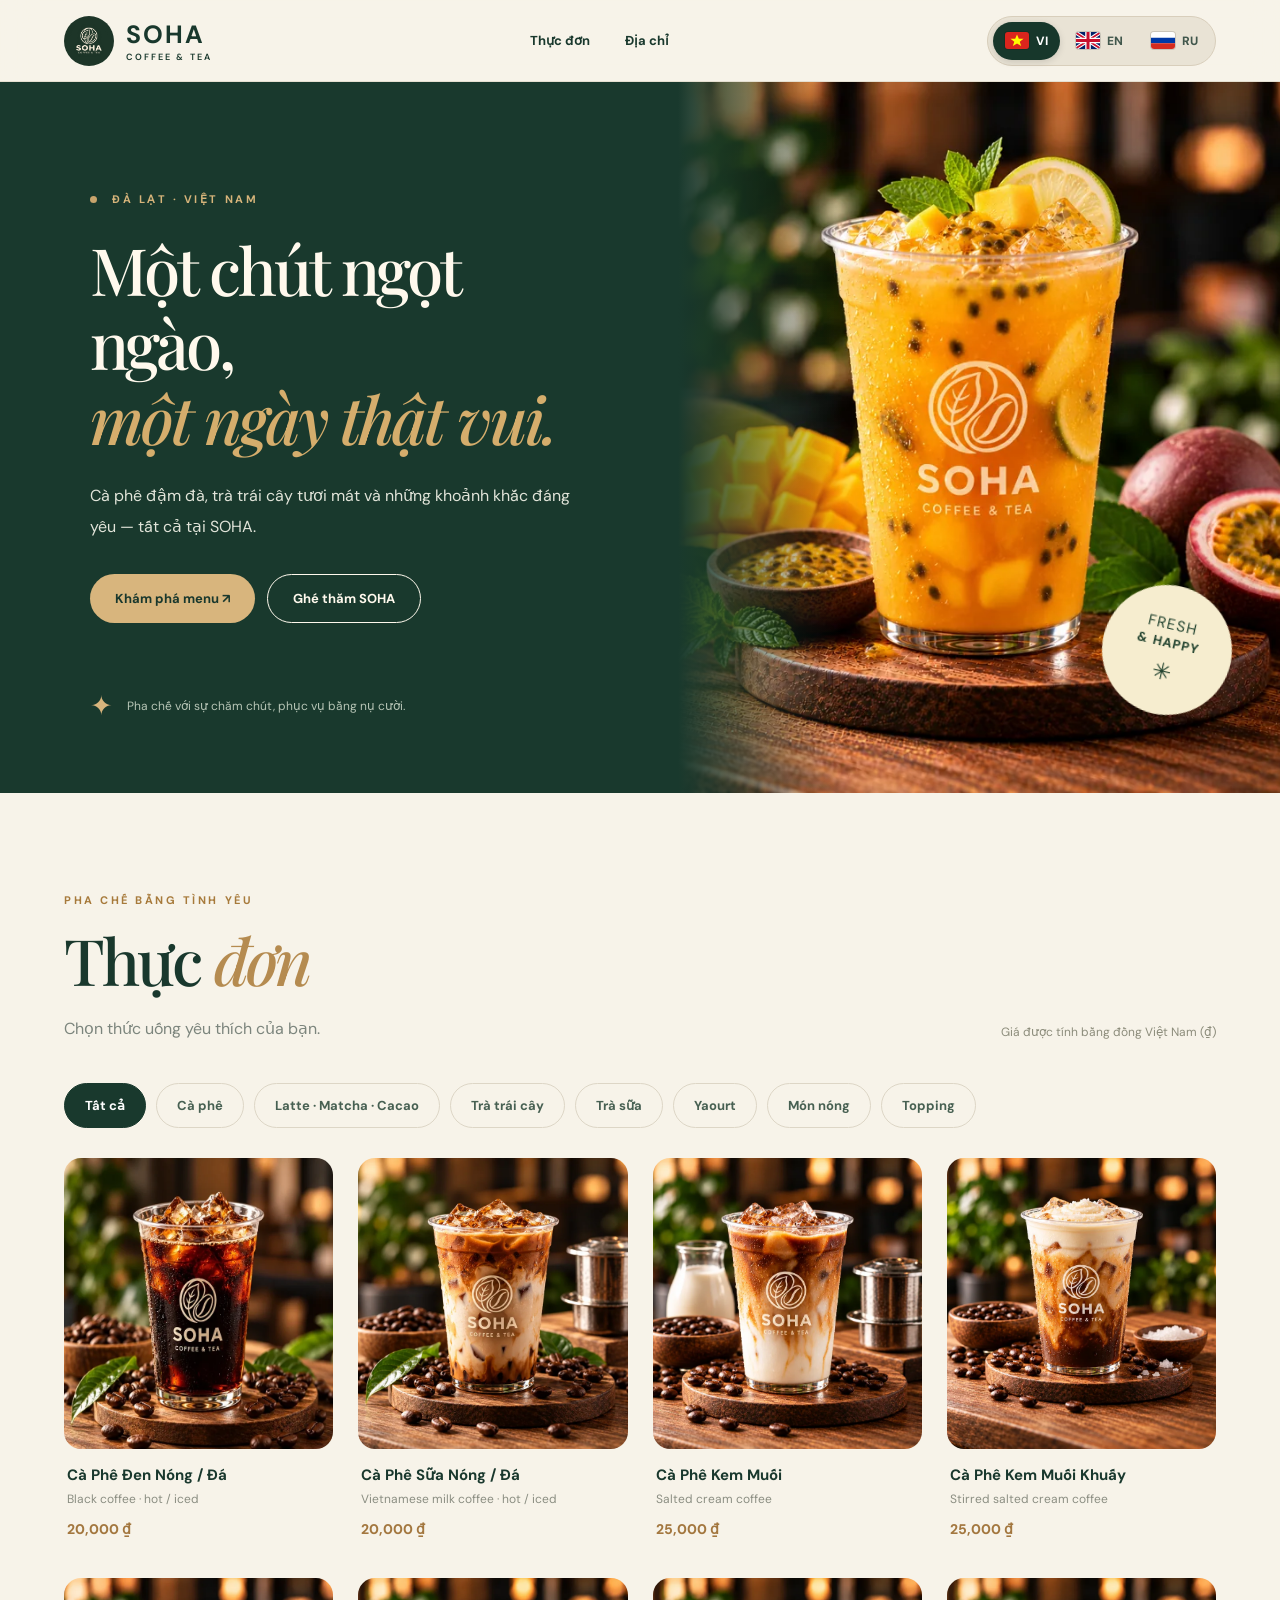
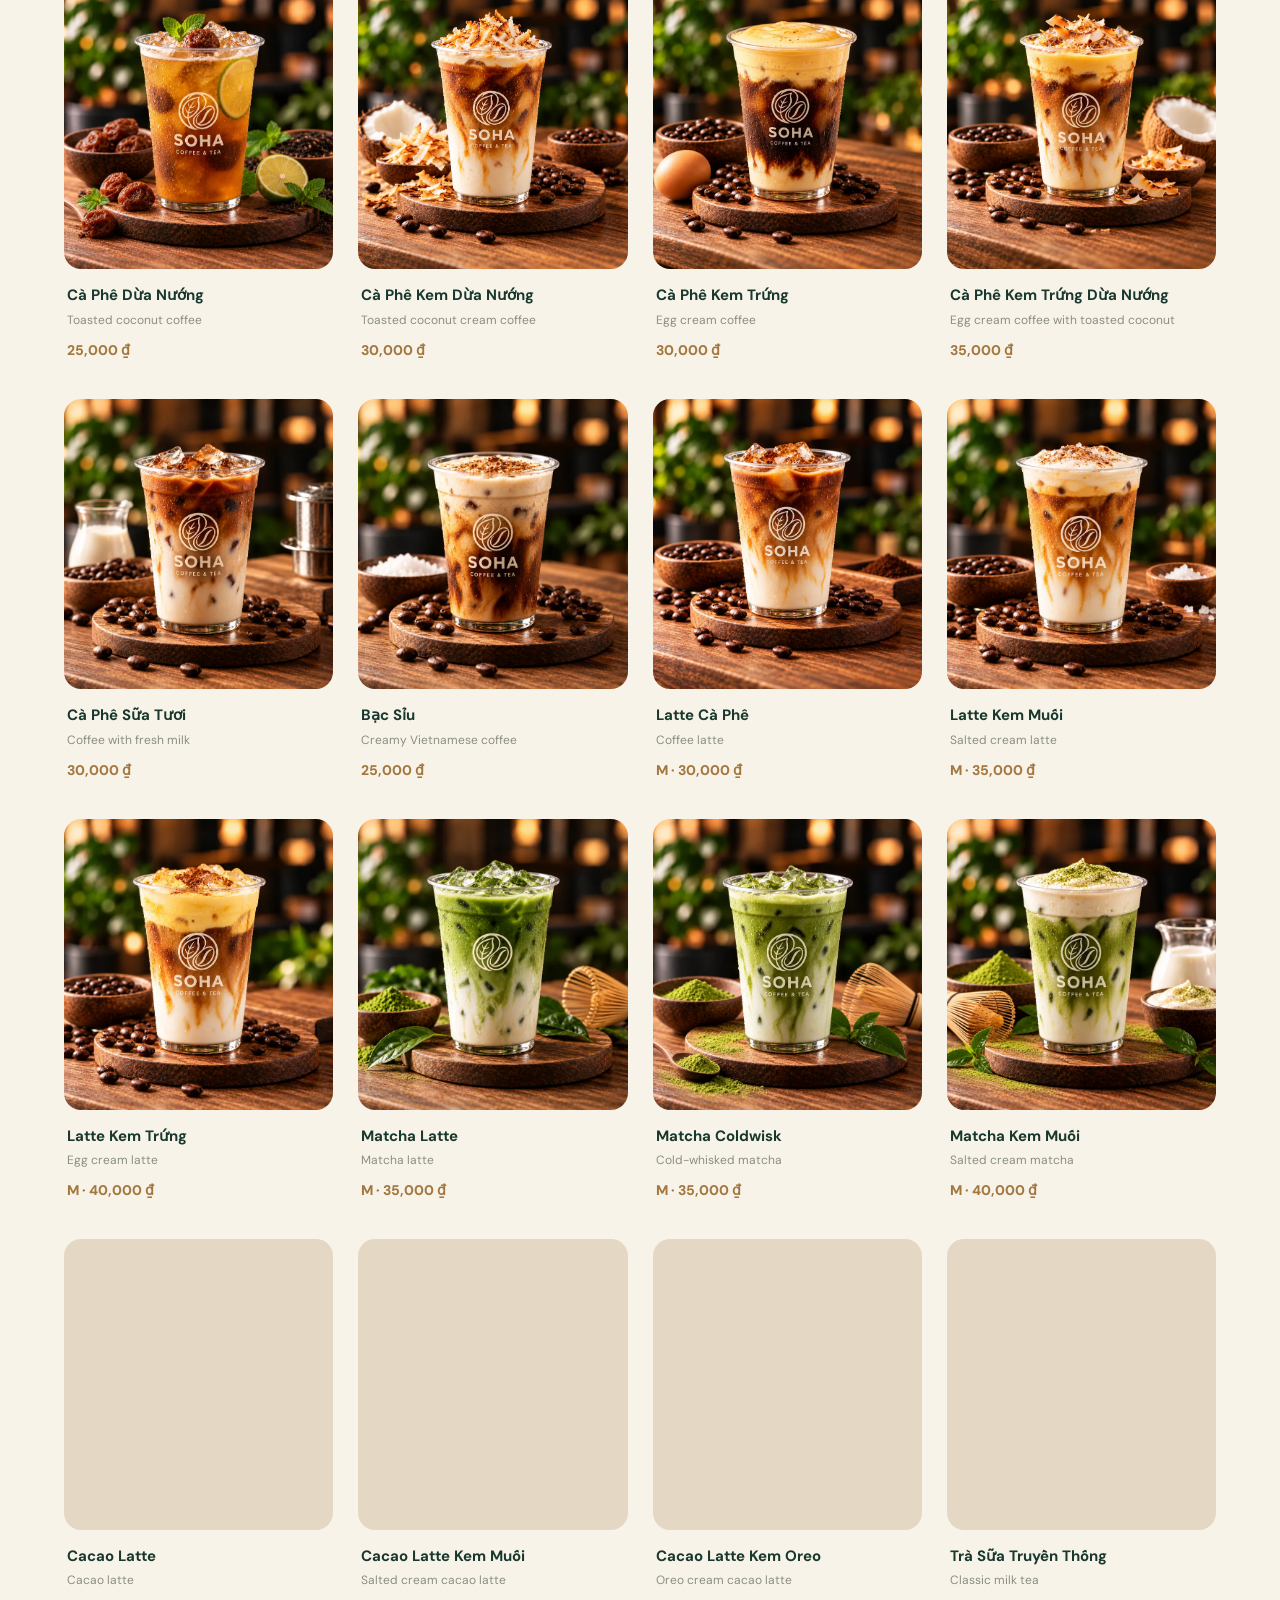
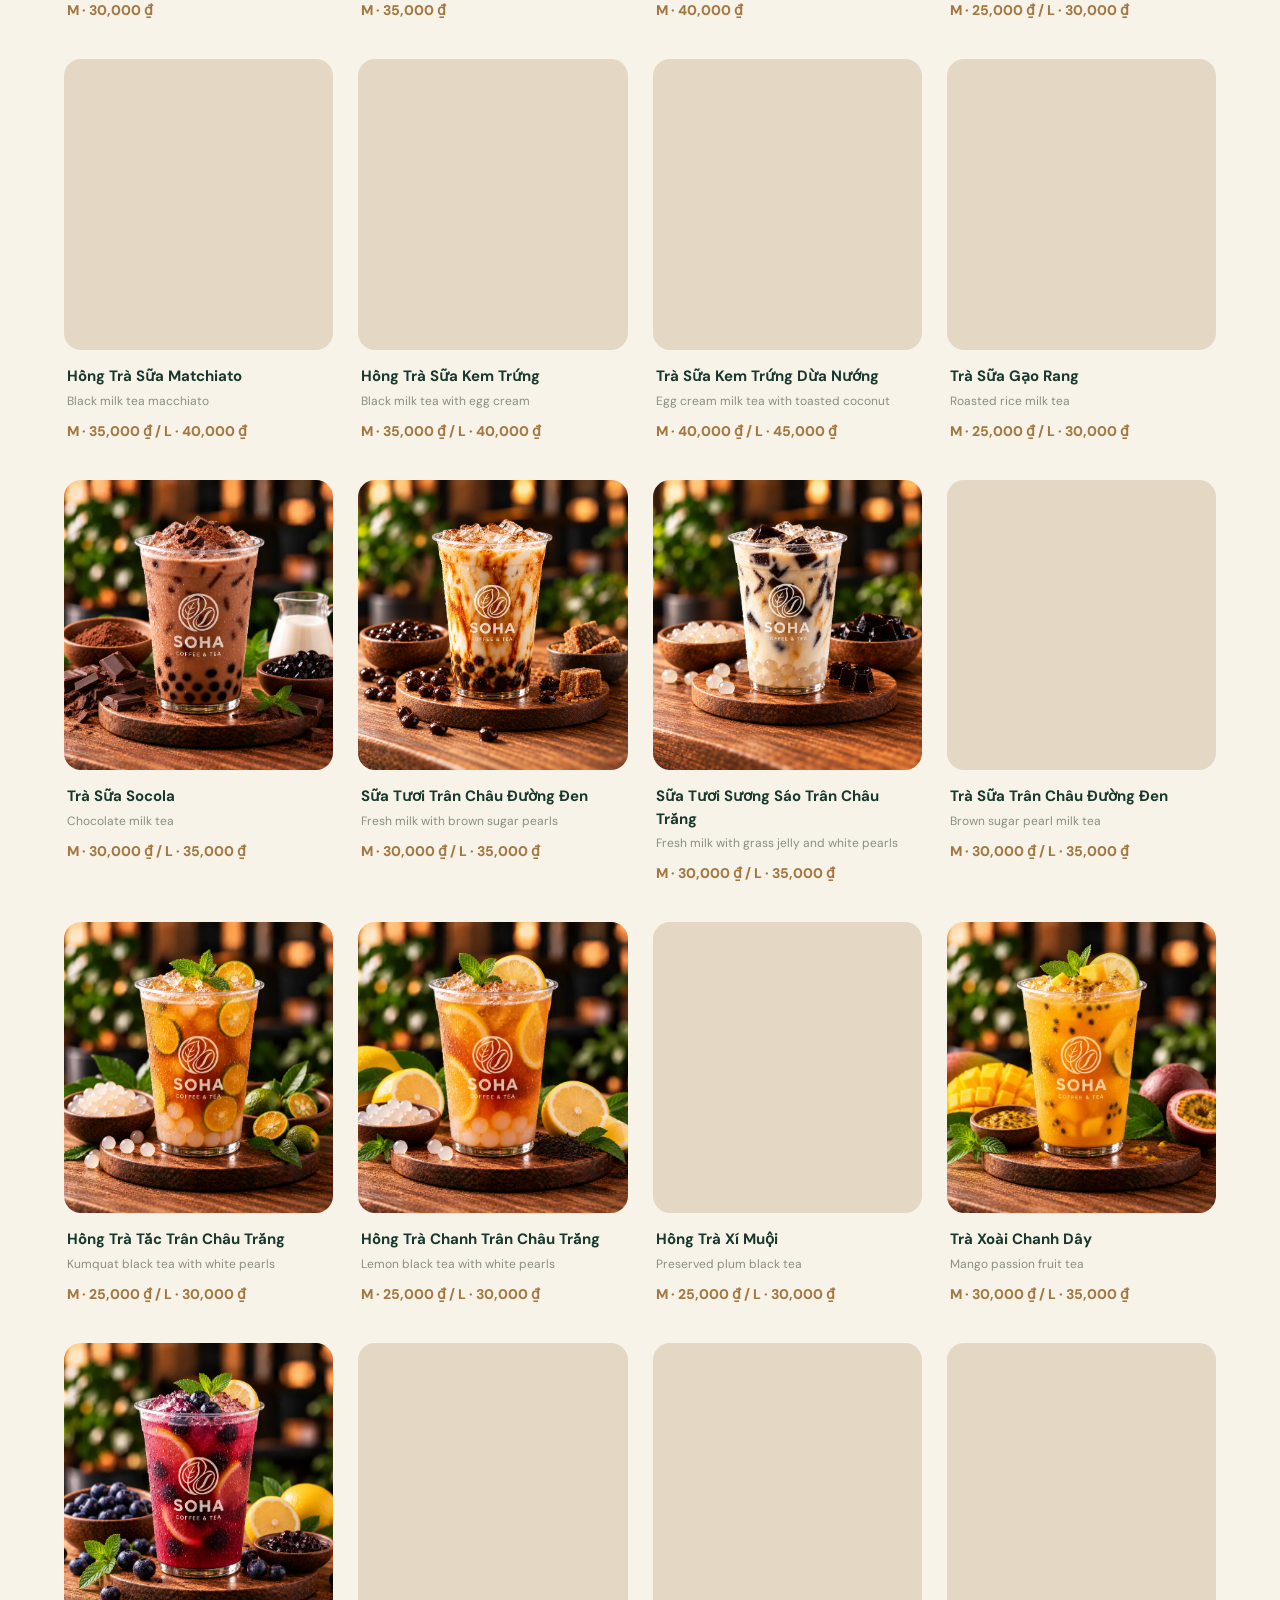
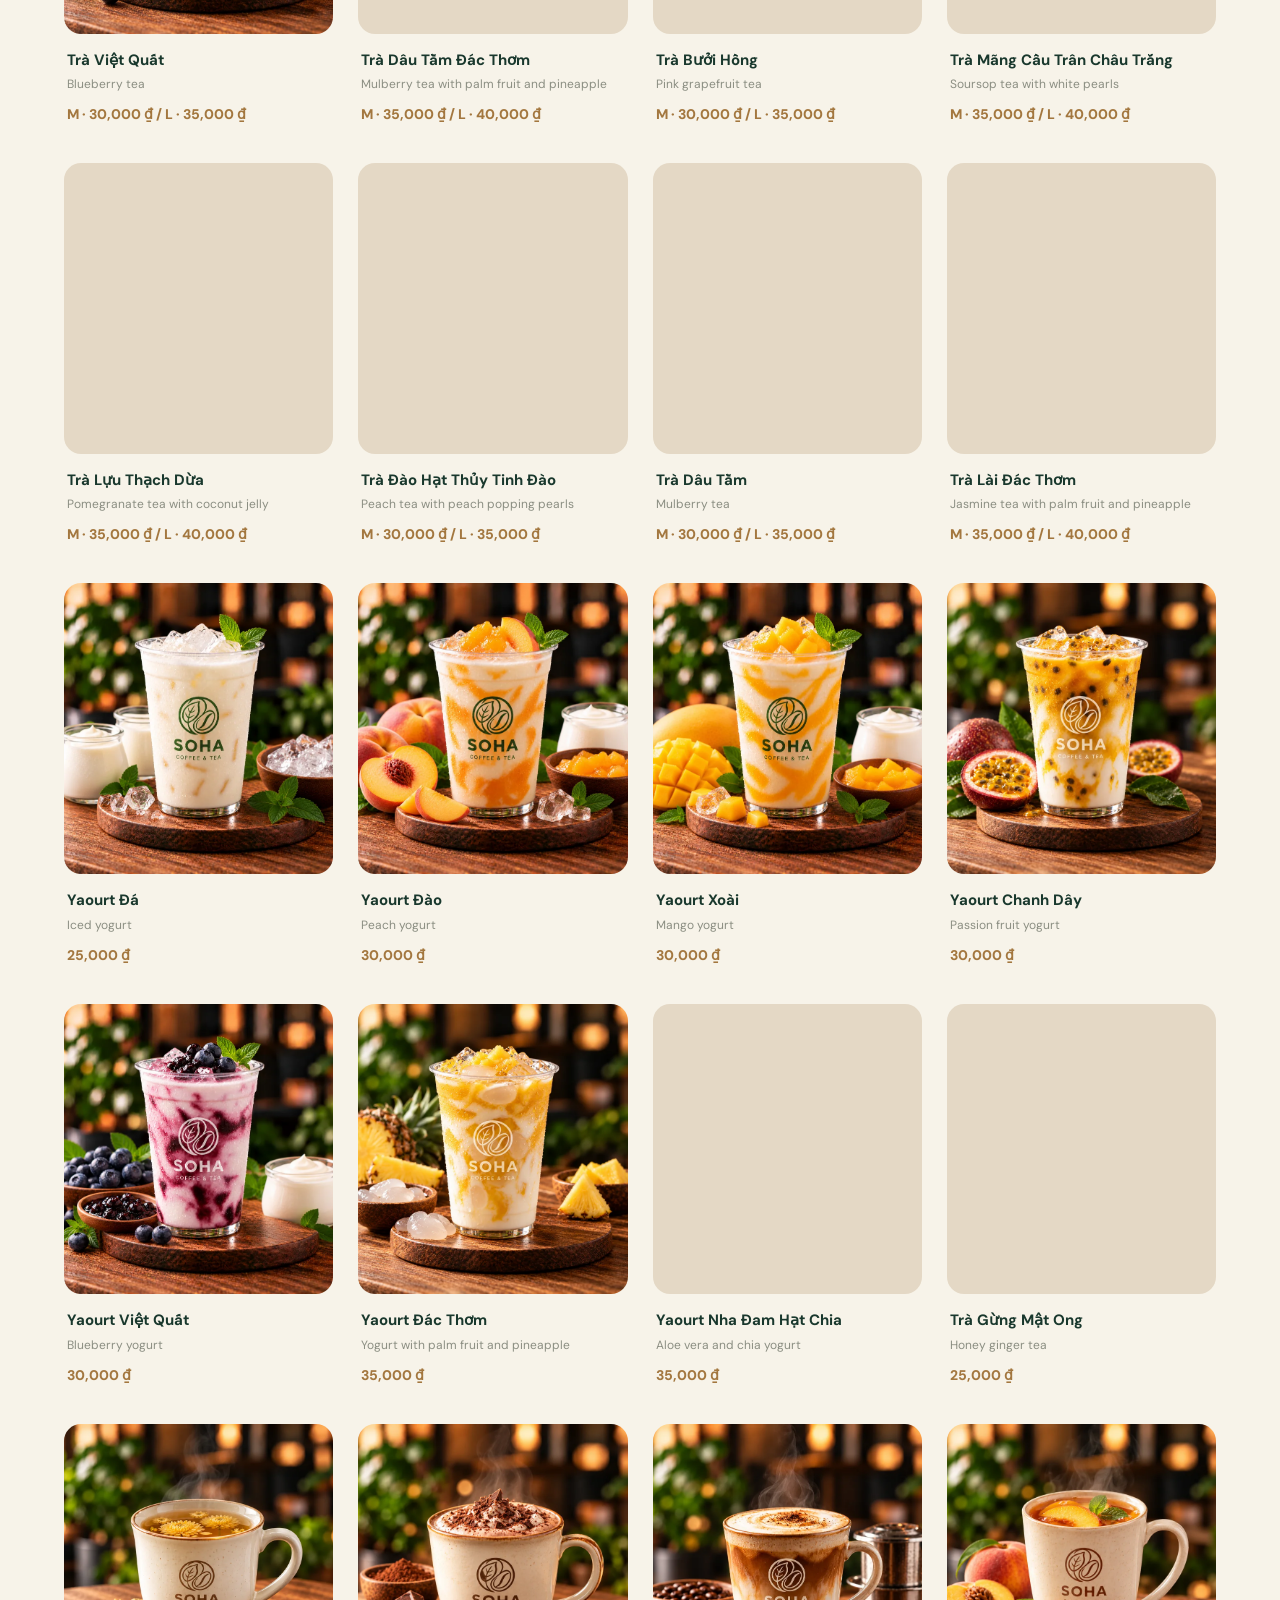
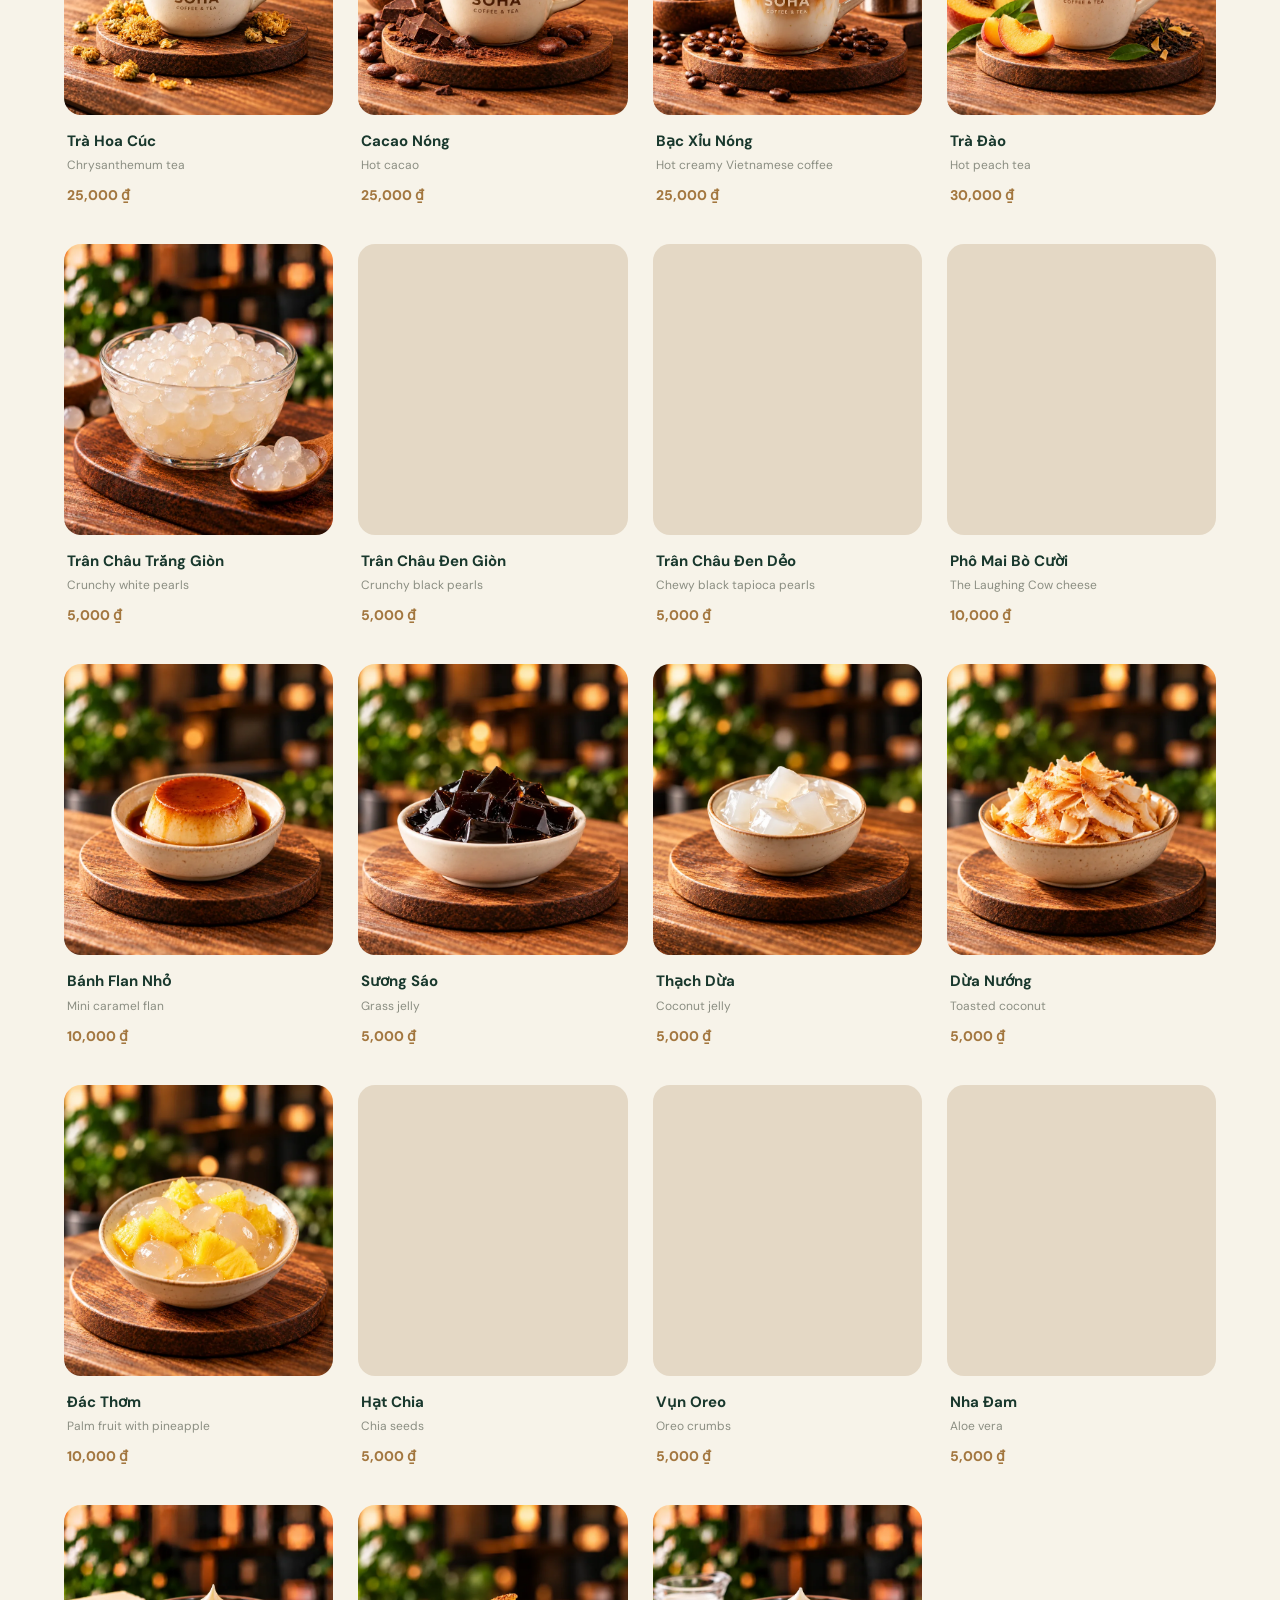
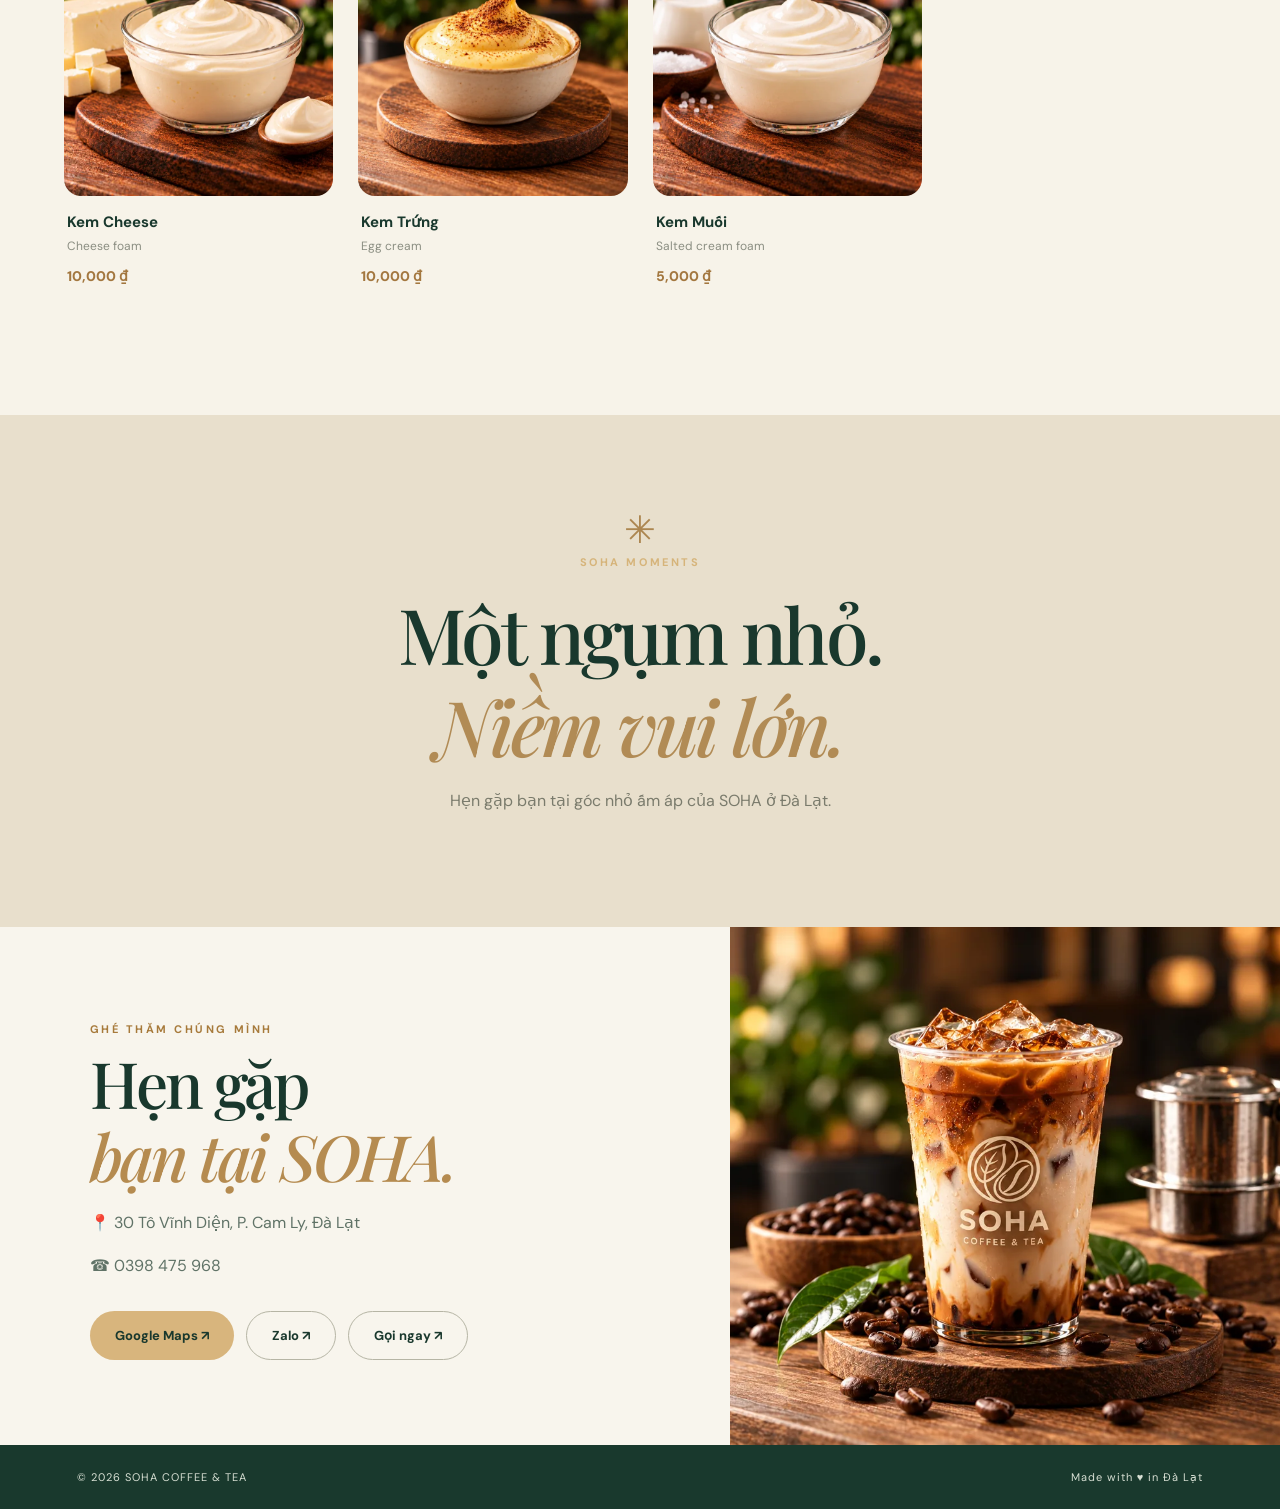
<file: index.html>
<!doctype html><html lang="vi"><head><meta charset="utf-8"><meta name="viewport" content="width=device-width,initial-scale=1,viewport-fit=cover"><meta name="theme-color" content="#142c23"><meta name="description" content="SOHA Coffee & Tea — fresh coffee, fruit tea, milk tea and yogurt in Đà Lạt."><title>SOHA — Coffee & Tea | Đà Lạt</title><link rel="preconnect" href="https://fonts.googleapis.com"><link rel="preconnect" href="https://fonts.gstatic.com" crossorigin><link href="https://fonts.googleapis.com/css2?family=DM+Sans:wght@400;500;600;700&family=Playfair+Display:wght@500;600;700&display=swap" rel="stylesheet"><link rel="stylesheet" href="style.css"></head><body>
<header class="header"><a class="brand" href="#home" aria-label="SOHA home"><img src="assets/logo/soha-logo.png" alt="SOHA"/><span>SOHA <small>COFFEE & TEA</small></span></a><nav class="topnav"><a href="#menu" data-i18n="navMenu">Menu</a><a href="#visit" data-i18n="navVisit">Visit us</a></nav><div class="lang" role="group" aria-label="Выбор языка / Language"><button class="active" data-lang="vi" type="button" title="Tiếng Việt" aria-label="Tiếng Việt"><img src="assets/flags/vi.svg" alt="" width="24" height="17"><span>VI</span></button><button data-lang="en" type="button" title="English" aria-label="English"><img src="assets/flags/gb.svg" alt="" width="24" height="17"><span>EN</span></button><button data-lang="ru" type="button" title="Русский" aria-label="Русский"><img src="assets/flags/ru.svg" alt="" width="24" height="17"><span>RU</span></button></div></header>
<main id="home"><section class="hero"><div class="hero-copy"><div class="eyebrow"><span class="dot"></span> ĐÀ LẠT · VIỆT NAM</div><h1 data-i18n="heroTitle">Một chút ngọt ngào,<br><em>một ngày thật vui.</em></h1><p data-i18n="heroDesc">Cà phê đậm đà, trà trái cây tươi mát và những khoảnh khắc đáng yêu — tất cả tại SOHA.</p><div class="hero-actions"><a class="btn primary" href="#menu" data-i18n="explore">Khám phá menu ↗</a><a class="btn outline" href="#visit" data-i18n="findUs">Ghé thăm SOHA</a></div><div class="hero-note"><span>✦</span><span data-i18n="heroNote">Pha chế với sự chăm chút, phục vụ bằng nụ cười.</span></div></div><div class="hero-image"><img src="assets/drinks/tra-xoai-chanh-day.webp" alt="SOHA tropical tea"><div class="hero-sticker">FRESH<br><strong>& HAPPY</strong><span>✳</span></div></div></section>
<section id="menu" class="menu-section"><div class="section-head"><div><div class="eyebrow gold" data-i18n="menuEyebrow">MADE WITH LOVE</div><h2 data-i18n="menuTitle">Our <em>menu</em></h2><p data-i18n="menuDesc">Chọn thức uống yêu thích của bạn.</p></div><div class="price-note" data-i18n="currencyNote">Tất cả giá tính bằng VND (₫)</div></div><div class="tabs" id="tabs" role="tablist" aria-label="Menu categories"></div><div class="menu-grid" id="menuGrid"></div></section>
<section class="story"><span class="spark">✳</span><div class="eyebrow">SOHA MOMENTS</div><h2 data-i18n="storyTitle">A little sip.<br><em>A lot of joy.</em></h2><p data-i18n="storyText">Hẹn gặp bạn tại góc nhỏ ấm áp của SOHA ở Đà Lạt.</p></section>
<section id="visit" class="visit"><div class="visit-copy"><div class="eyebrow gold" data-i18n="visitEyebrow">COME SAY HELLO</div><h2 data-i18n="visitTitle">Find your<br><em>happy place.</em></h2><p class="address">📍 30 Tô Vĩnh Diện, P. Cam Ly, Đà Lạt</p><p class="phone">☎ 0398 475 968</p><div class="visit-buttons"><a class="btn primary" href="https://maps.app.goo.gl/JnsDAveHLfUuvX2n7" target="_blank" rel="noopener" data-i18n="maps">Google Maps ↗</a><a class="btn outline" href="https://zalo.me/0398475968" target="_blank" rel="noopener">Zalo ↗</a><a class="btn outline" href="tel:+84398475968" data-i18n="call">Gọi ngay ↗</a></div></div><div class="visit-art"><img src="assets/drinks/ca-phe-sua.webp" alt="SOHA Vietnamese coffee" loading="lazy"></div></section></main>
<footer><span>© <span id="year"></span> SOHA COFFEE & TEA</span><span>Made with ♥ in Đà Lạt</span></footer><script src="menu-data.js"></script><script src="script.js"></script></body></html>
</file>
<file: style.css>
*{box-sizing:border-box}html{scroll-behavior:smooth}body{margin:0;background:#f7f3e9;color:#19382d;font-family:'DM Sans',sans-serif;-webkit-font-smoothing:antialiased}a{text-decoration:none;color:inherit}button{font:inherit}.header{height:82px;position:sticky;top:0;z-index:20;background:rgba(247,243,233,.96);backdrop-filter:blur(16px);display:flex;align-items:center;justify-content:space-between;padding:0 max(5vw,22px);border-bottom:1px solid #e5dfd0}.brand{display:flex;align-items:center;gap:12px;font-weight:700;font-size:25px;letter-spacing:.08em}.brand img{width:50px;height:50px;object-fit:contain;border-radius:50%;background:#1d3528}.brand small{display:block;font-size:9px;letter-spacing:.23em;font-weight:600}.topnav{display:flex;gap:35px;font-size:13px;font-weight:700}.topnav a:hover{color:#aa783e}.lang{display:flex;background:#e9e3d5;border-radius:99px;padding:4px;gap:3px}.lang button{border:0;background:transparent;padding:8px 13px;border-radius:99px;cursor:pointer;color:#41574c;font-weight:700;font-size:12px}.lang button.active{background:#17372b;color:white}.hero{min-height:670px;background:#19392d;color:#fff9ed;display:grid;grid-template-columns:1fr 47%;overflow:hidden}.hero-copy{padding:110px 5vw 70px max(7vw,30px);align-self:center}.eyebrow{font-size:11px;font-weight:700;letter-spacing:.23em;color:#d6b47a}.dot{display:inline-block;background:#c8a46c;width:7px;height:7px;border-radius:50%;margin-right:10px}.hero h1,h2{font-family:'Playfair Display',Georgia,serif;font-weight:500;letter-spacing:-.045em}.hero h1{font-size:clamp(45px,5.1vw,84px);line-height:1.14;margin:26px 0}.hero h1 em,h2 em{font-weight:500;color:#d5ad6c}.hero-copy>p{max-width:490px;font-size:16px;line-height:1.9;color:#e1e4d9}.hero-actions,.visit-buttons{display:flex;flex-wrap:wrap;gap:12px;margin-top:32px}.btn{display:inline-flex;align-items:center;justify-content:center;border-radius:99px;padding:15px 25px;font-weight:700;font-size:13px;transition:transform .25s,background .25s}.btn:hover{transform:translateY(-3px)}.primary{background:#d8b57d;color:#19382d}.outline{border:1px solid currentColor;color:inherit}.hero-note{margin-top:65px;display:flex;gap:14px;align-items:center;font-size:12px;color:#b7c5b6}.hero-note span:first-child{font-size:27px;color:#d8b57d}.hero-image{position:relative;min-height:600px;overflow:hidden}.hero-image:after{content:'';position:absolute;inset:0;background:linear-gradient(90deg,#19392d 0%,transparent 27%)}.hero-image>img{height:100%;width:100%;object-fit:cover;object-position:center;position:absolute}.hero-sticker{position:absolute;z-index:2;right:8%;bottom:11%;background:#f6edcf;color:#22432f;width:130px;height:130px;border-radius:50%;display:flex;flex-direction:column;align-items:center;justify-content:center;transform:rotate(13deg);font-size:15px;letter-spacing:.08em}.hero-sticker strong{font-size:13px}.hero-sticker span{font-size:23px;margin-top:6px}.menu-section{max-width:1380px;margin:auto;padding:100px 5vw 115px}.section-head{display:flex;align-items:end;justify-content:space-between;gap:20px}.gold{color:#a77a3b}.section-head h2,.visit h2{font-size:clamp(45px,5vw,70px);margin:10px 0}.section-head h2 em,.visit h2 em{color:#b58b50}.section-head p{color:#7c857d}.price-note{font-size:12px;color:#8c8c7b;padding-bottom:15px}.tabs{display:flex;gap:10px;overflow-x:auto;padding:28px 0 30px;scrollbar-width:none}.tabs::-webkit-scrollbar{display:none}.tabs button{white-space:nowrap;border:1px solid #ddd6c6;background:transparent;border-radius:99px;padding:13px 20px;cursor:pointer;font-size:13px;font-weight:700;color:#476052;transition:.2s}.tabs button.active,.tabs button:hover{background:#19392d;color:#fff;border-color:#19392d}.menu-grid{display:grid;grid-template-columns:repeat(4,minmax(0,1fr));gap:25px}.product{min-width:0;animation:rise .55s both}.product-image{aspect-ratio:1/1.08;overflow:hidden;border-radius:17px;background:#e4d8c5}.product-image img{width:100%;height:100%;object-fit:cover;transition:transform .6s}.product:hover img{transform:scale(1.065)}.product-body{padding:15px 3px}.product h3{font-size:15px;line-height:1.5;margin:0 0 5px;font-weight:700}.product p{font-size:12px;color:#8b8e82;margin:0 0 13px}.product .price{font-size:14px;font-weight:800;color:#a3773f}.story{text-align:center;background:#e8dfcc;padding:90px 20px 100px;position:relative}.story .spark{font-size:38px;color:#ac8650}.story h2{font-size:clamp(45px,6vw,85px);line-height:1.2;margin:18px 0}.story h2 em{color:#b18b55}.story p{color:#7a7b6c}.visit{display:grid;grid-template-columns:1fr 43%;background:#f8f5ed;min-height:490px}.visit-copy{padding:95px 5vw 85px max(7vw,30px)}.visit h2{line-height:1.15}.address,.phone{color:#607367;line-height:1.7}.visit .outline{border-color:#b6b5a5}.visit-art{overflow:hidden}.visit-art img{width:100%;height:100%;object-fit:cover}footer{background:#19392d;color:#d7dfd3;padding:25px 6%;display:flex;justify-content:space-between;gap:20px;font-size:11px;letter-spacing:.09em}@keyframes rise{from{opacity:0;transform:translateY(12px)}to{opacity:1;transform:translateY(0)}}@media(max-width:1000px){.menu-grid{grid-template-columns:repeat(3,1fr)}.hero-copy{padding-top:70px;padding-bottom:70px}}@media(max-width:700px){.header{height:68px;padding:0 16px}.brand{font-size:19px;gap:7px}.brand img{width:42px;height:42px}.brand small{font-size:7px}.topnav{display:none}.lang button{padding:8px 11px}.hero{grid-template-columns:1fr}.hero-copy{padding:65px 23px 45px}.hero h1{font-size:clamp(43px,10vw,65px)}.hero-copy>p{font-size:14px}.hero-note{margin-top:32px}.hero-image{min-height:370px}.hero-image:after{background:linear-gradient(180deg,#19392d,transparent 23%)}.hero-sticker{width:98px;height:98px;font-size:12px;bottom:7%}.hero-sticker strong{font-size:10px}.menu-section{padding:65px 18px 75px}.section-head{align-items:start;flex-direction:column;gap:0}.section-head h2{font-size:52px}.price-note{padding-bottom:0}.tabs{margin-right:-18px;padding:25px 18px 25px 0}.tabs button{padding:11px 17px}.menu-grid{grid-template-columns:repeat(2,minmax(0,1fr));gap:15px}.product-image{border-radius:12px}.product-body{padding:11px 2px}.product h3{font-size:13px}.product p{font-size:11px}.product .price{font-size:12px}.story{padding:75px 20px}.visit{grid-template-columns:1fr}.visit-copy{padding:65px 22px}.visit-art{height:320px}.visit-buttons .btn{padding:13px 18px}footer{flex-direction:column;text-align:center;gap:10px}}@media(prefers-reduced-motion:reduce){*,*:before,*:after{scroll-behavior:auto!important;animation:none!important;transition:none!important}}
/* Three-language switcher on small screens */
.lang{display:flex;align-items:center;gap:3px;flex-wrap:nowrap}.lang button{white-space:nowrap}
@media(max-width:420px){.lang button{font-size:11px;padding:7px 6px}.brand span{font-size:15px}}

/* Crisp flag graphics instead of platform-dependent emoji */
.lang{display:flex;align-items:center;gap:4px;flex-wrap:nowrap;flex-shrink:0;background:#e9e3d5;border:1px solid #d8cebb;padding:5px;border-radius:999px}
.lang button{display:inline-flex;align-items:center;justify-content:center;gap:7px;min-height:38px;padding:7px 12px;white-space:nowrap;font-weight:800;font-size:12px;line-height:1;border-radius:100px}
.lang button img{display:block;width:24px;height:17px;object-fit:cover;border-radius:3px;box-shadow:0 0 0 1px #0002;flex:none}
.lang button.active{background:#17372b;color:#fff;box-shadow:0 2px 7px #0002}
@media(max-width:700px){.header{gap:10px}.lang{gap:2px;padding:3px}.lang button{gap:4px;min-height:36px;padding:6px 7px;font-size:11px}.lang button img{width:21px;height:15px}}
@media(max-width:380px){.brand{gap:5px}.brand img{width:36px;height:36px}.brand span{font-size:16px}.brand small{font-size:6px}.lang button{padding:6px 5px;gap:3px}.lang button img{width:19px;height:14px}}
</file>
